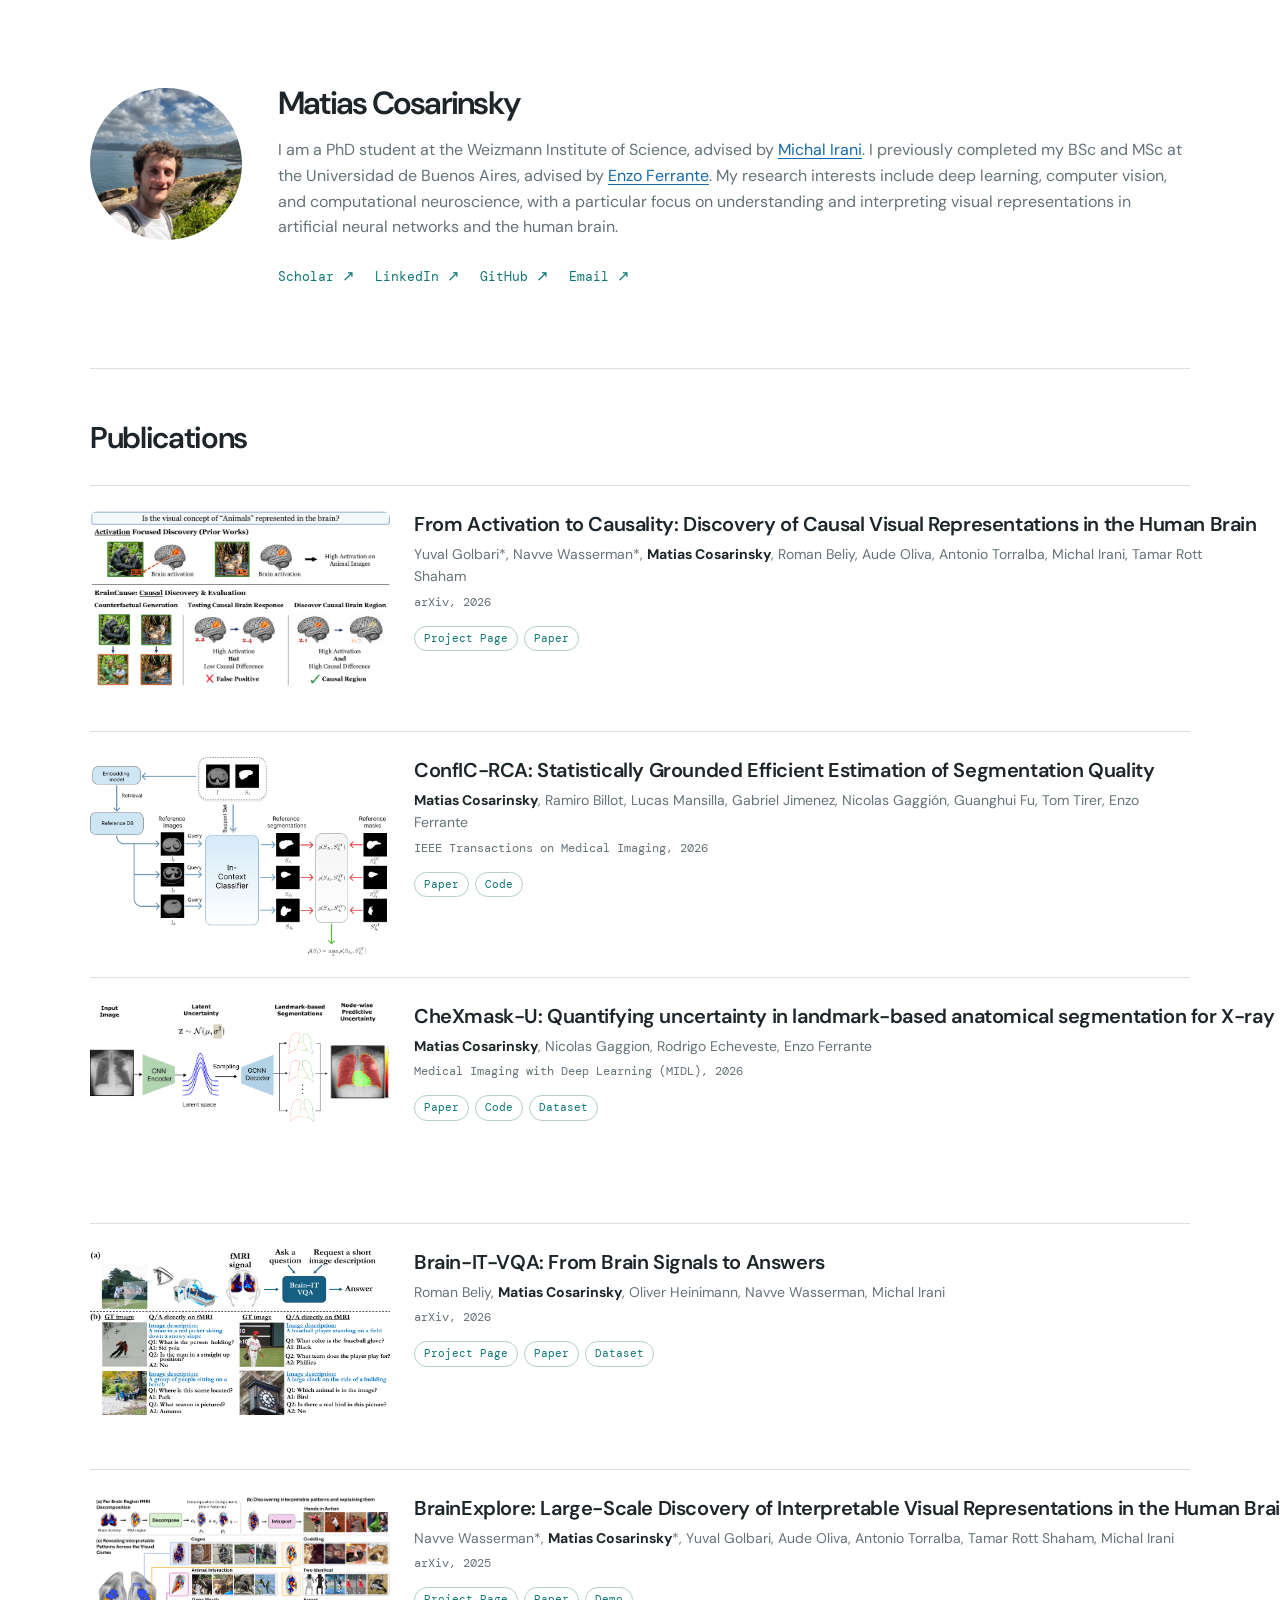
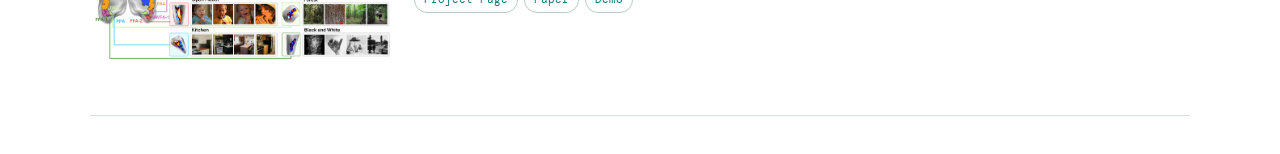
<file: index.html>
<!doctype html>
<html lang="en">
  <head>
    <meta charset="utf-8" />
    <meta name="viewport" content="width=device-width, initial-scale=1" />
    <meta name="description" content="Matias Cosarinsky — research in machine learning, computer vision, and medical imaging." />
    <title>Matias Cosarinsky</title>
    <link rel="canonical" href="https://matiascosarinsky.github.io/" />
    <link rel="preconnect" href="https://fonts.googleapis.com" />
    <link rel="preconnect" href="https://fonts.gstatic.com" crossorigin />
    <link href="https://fonts.googleapis.com/css2?family=DM+Mono:wght@400;500&family=DM+Sans:wght@400;500;600;700&display=swap" rel="stylesheet" />
    <link rel="stylesheet" href="styles.css" />
  </head>
  <body>
    <main class="site-shell">
      <header class="intro">
        <div class="portrait" aria-label="Profile photo placeholder">
          <img src="assets/me.jpg" alt="Matias Cosarinsky" />
        </div>
        <div class="intro-copy">
          <h1>Matias Cosarinsky</h1>
          <p class="bio">
            I am a PhD student at the Weizmann Institute of Science, advised by
            <a class="advisor-link" href="https://scholar.google.com/citations?hl=en&amp;user=5hJNWakAAAAJ">Michal Irani</a>.
            I previously completed my BSc and MSc at the Universidad de Buenos Aires, advised by
            <a class="advisor-link" href="https://scholar.google.com/citations?user=ArqlkTUAAAAJ&amp;hl=en">Enzo Ferrante</a>.
            My research interests include deep learning, computer vision, and computational neuroscience, with a particular focus on understanding and interpreting visual representations in artificial neural networks and the human brain. 
          </p>
          <nav class="links" aria-label="Profile links">
            <a href="https://scholar.google.com/citations?user=j7pWCTgAAAAJ&amp;hl=en">Scholar <span>↗</span></a>
            <a href="https://www.linkedin.com/in/matias-cosarinsky/">LinkedIn <span>↗</span></a>
            <a href="https://github.com/matiascosarinsky">GitHub <span>↗</span></a>
            <a href="mailto:matias.cosarinsky@gmail.com">Email <span>↗</span></a>
          </nav>
        </div>
      </header>

      <div class="rule"></div>

      <section class="section" aria-labelledby="publications-heading">
        <div class="section-heading">
          <h2 id="publications-heading">Publications</h2>
        </div>
        <div id="publications" class="publications" aria-live="polite">
          <p class="loading">Loading publications…</p>
        </div>
      </section>

    </main>
    <script src="script.js"></script>
  </body>
</html>
</file>
<file: styles.css>
:root {
  --ink: #1d2528;
  --muted: #667277;
  --line: #d9e0df;
  --paper: #ffffff;
  --accent: #0c7773;
  --accent-soft: #dff0ec;
  --max-width: 1100px;
}

* { box-sizing: border-box; }

html { scroll-behavior: smooth; }

body {
  margin: 0;
  color: var(--ink);
  background: var(--paper);
  font-family: "DM Sans", sans-serif;
  font-size: 16px;
  line-height: 1.6;
}

.site-shell {
  width: min(calc(100% - 48px), var(--max-width));
  margin: 0 auto;
  padding: 88px 0 38px;
}

.intro {
  display: grid;
  grid-template-columns: 152px 1fr;
  gap: 36px;
  align-items: start;
}

.portrait {
  width: 152px;
  height: 152px;
  display: grid;
  place-items: center;
  border: none;
  border-radius: 50%;
  color: var(--accent);
  background: var(--accent-soft);
  font-family: "DM Mono", monospace;
  font-size: 24px;
  letter-spacing: .08em;
  overflow: hidden;
}

.portrait img {
  width: 100%;
  height: 100%;
  display: block;
  object-fit: cover;
}

.eyebrow {
  margin: 0 0 12px;
  color: var(--accent);
  font-family: "DM Mono", monospace;
  font-size: 11px;
  letter-spacing: .1em;
  text-transform: uppercase;
}

h1, h2, p { margin-top: 0; }

h1 {
  margin-bottom: 18px;
  font-size: clamp(26px, 3.2vw, 32px);
  font-weight: 600;
  letter-spacing: -.055em;
  line-height: .98;
}

h2 {
  margin-bottom: 0;
  font-size: clamp(23px, 2.5vw, 30px);
  font-weight: 600;
  letter-spacing: -.045em;
  line-height: 1;
}

.bio {
  max-width: 1000px;
  margin-bottom: 24px;
  color: var(--muted);
  font-size: 16px;
}

.links, .publication-links {
  display: flex;
  flex-wrap: wrap;
  gap: 8px 20px;
}

a {
  color: var(--accent);
  text-underline-offset: 3px;
}

a:hover { color: var(--ink); }

.advisor-link { color: #1769aa; }

.links a {
  font-family: "DM Mono", monospace;
  font-size: 13px;
  text-decoration: none;
}

.links span { font-size: 15px; }

.rule {
  height: 1px;
  margin: 80px 0 54px;
  background: var(--line);
}

.section-heading { margin-bottom: 32px; }

.publication {
  display: grid;
  grid-template-columns: 300px 1fr;
  gap: 24px;
  padding: 25px 0 29px;
  border-top: 1px solid var(--line);
}

.publication:not(.has-figure) > div { grid-column: 1 / -1; }

.publication.has-figure > div { padding-top: 0; }
.publication.has-figure { padding-bottom: 0; }

.publication-figure {
  width: 300px;
  height: 220px;
  display: block;
  object-fit: contain;
  object-position: top;
  background: var(--paper);
  margin: 0;
  border-radius: 8px;
}

.publication:last-child { border-bottom: 1px solid var(--line); }

.publication-title {
  margin-top: 0;
  margin-bottom: 6px;
  font-size: 20px;
  font-weight: 600;
  letter-spacing: -.02em;
  line-height: 1.3;
  white-space: nowrap;
  overflow: hidden;
  text-overflow: ellipsis;
}

.publication-title-link {
  color: inherit;
  text-decoration: none;
  text-decoration-thickness: 1px;
  text-underline-offset: 4px;
}

.publication-title-link:hover { text-decoration: underline; }

.publication-authors {
  margin-bottom: 5px;
  color: var(--muted);
  font-size: 14px;
}

.publication-authors strong { color: var(--ink); font-weight: 700; }

.publication-venue {
  margin-bottom: 14px;
  color: var(--muted);
  font-family: "DM Mono", monospace;
  font-size: 12px;
}

.publication-links { gap: 6px; }

.publication-links a {
  padding: 3px 9px;
  border: 1px solid #b5ceca;
  border-radius: 999px;
  font-family: "DM Mono", monospace;
  font-size: 11px;
  text-decoration: none;
}

.publication-links a:hover { border-color: var(--accent); }

.loading, .empty { color: var(--muted); }

footer {
  display: flex;
  justify-content: space-between;
  gap: 16px;
  margin-top: 70px;
  color: var(--muted);
  font-family: "DM Mono", monospace;
  font-size: 11px;
}

@media (max-width: 620px) {
  .site-shell { width: min(calc(100% - 32px), var(--max-width)); padding-top: 50px; }
  .intro { grid-template-columns: 1fr; gap: 24px; }
  .portrait { width: 100px; height: 100px; font-size: 18px; }
  .rule { margin: 56px 0 42px; }
  .publication { grid-template-columns: 1fr; gap: 18px; }
  .publication:not(.has-figure) > div { grid-column: auto; }
  .publication.has-figure > div { padding-top: 0; }
  .publication-figure { width: min(100%, 220px); }
  .publication-title { white-space: normal; }
  footer { flex-direction: column; margin-top: 48px; }
}
</file>
